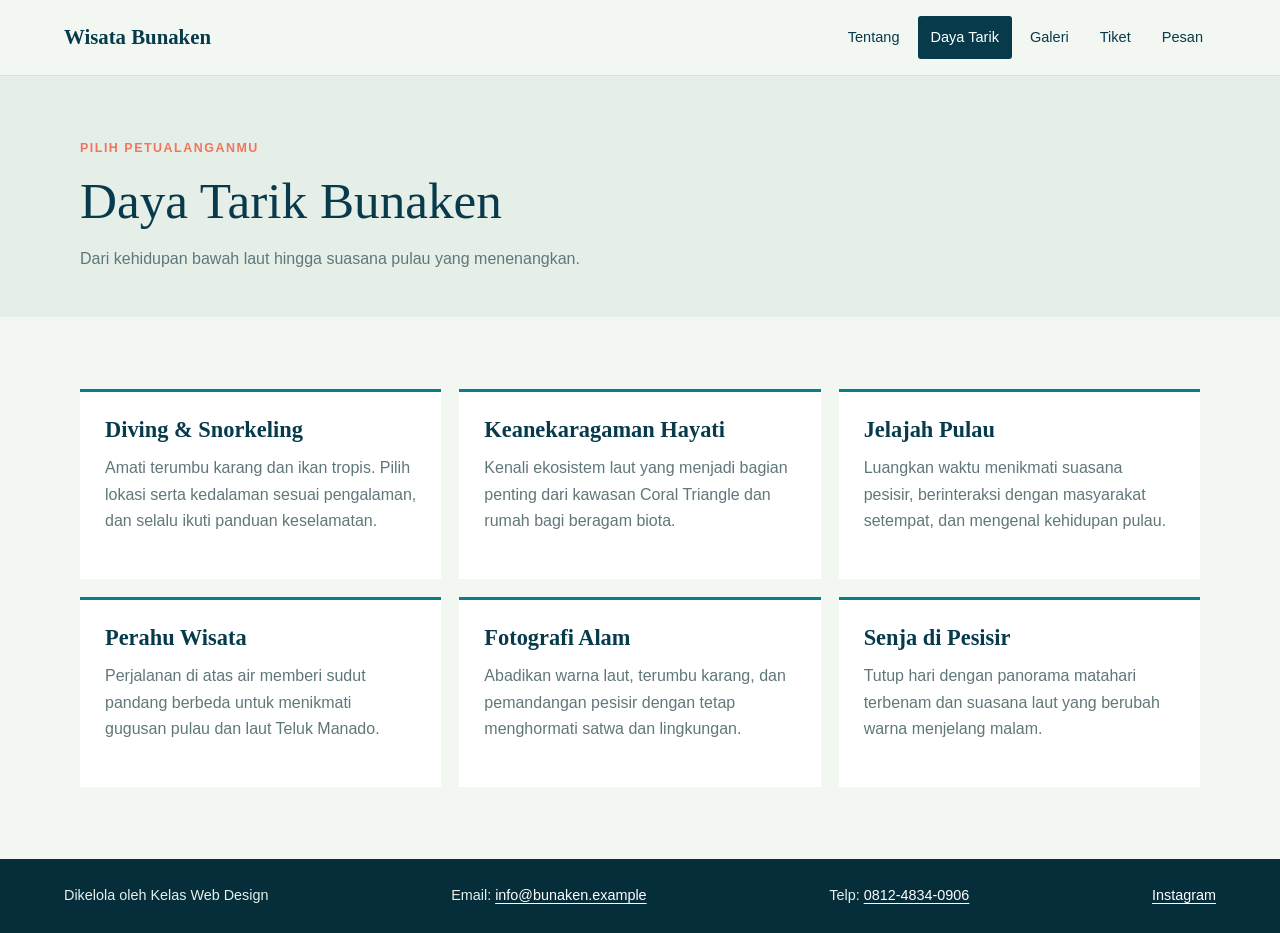
<file: daya-tarik.html>
<!doctype html>
<html lang="id">
  <head>
    <meta charset="UTF-8" />
    <meta name="viewport" content="width=device-width, initial-scale=1.0" />
    <meta name="description" content="Jelajahi kegiatan dan daya tarik wisata Bunaken." />
    <title>Daya Tarik | Wisata Bunaken</title>
    <link rel="stylesheet" href="style.css" />
  </head>
  <body>
    <header class="site-header">
      <a class="brand" href="index.html">Wisata Bunaken</a>
      <nav class="site-nav" aria-label="Navigasi utama"><ul>
        <li><a href="tentang.html">Tentang</a></li><li><a href="daya-tarik.html" aria-current="page">Daya Tarik</a></li><li><a href="galeri.html">Galeri</a></li><li><a href="tiket.html">Tiket</a></li><li><a href="pesan.html">Pesan</a></li>
      </ul></nav>
    </header>
    <main>
      <section class="page-heading"><div><p class="eyebrow">Pilih petualanganmu</p><h1>Daya Tarik Bunaken</h1><p>Dari kehidupan bawah laut hingga suasana pulau yang menenangkan.</p></div></section>
      <section class="page-content"><div class="grid">
        <article class="card"><h3>Diving &amp; Snorkeling</h3><p>Amati terumbu karang dan ikan tropis. Pilih lokasi serta kedalaman sesuai pengalaman, dan selalu ikuti panduan keselamatan.</p></article>
        <article class="card"><h3>Keanekaragaman Hayati</h3><p>Kenali ekosistem laut yang menjadi bagian penting dari kawasan Coral Triangle dan rumah bagi beragam biota.</p></article>
        <article class="card"><h3>Jelajah Pulau</h3><p>Luangkan waktu menikmati suasana pesisir, berinteraksi dengan masyarakat setempat, dan mengenal kehidupan pulau.</p></article>
        <article class="card"><h3>Perahu Wisata</h3><p>Perjalanan di atas air memberi sudut pandang berbeda untuk menikmati gugusan pulau dan laut Teluk Manado.</p></article>
        <article class="card"><h3>Fotografi Alam</h3><p>Abadikan warna laut, terumbu karang, dan pemandangan pesisir dengan tetap menghormati satwa dan lingkungan.</p></article>
        <article class="card"><h3>Senja di Pesisir</h3><p>Tutup hari dengan panorama matahari terbenam dan suasana laut yang berubah warna menjelang malam.</p></article>
      </div></section>
    </main>
    <footer class="site-footer"><p>Dikelola oleh Kelas Web Design</p><p>Email: <a href="mailto:info@bunaken.example">info@bunaken.example</a></p><p>Telp: <a href="tel:+6281248340906">0812-4834-0906</a></p><a href="https://instagram.com" target="_blank" rel="noopener">Instagram</a></footer>
  </body>
</html>
</file>
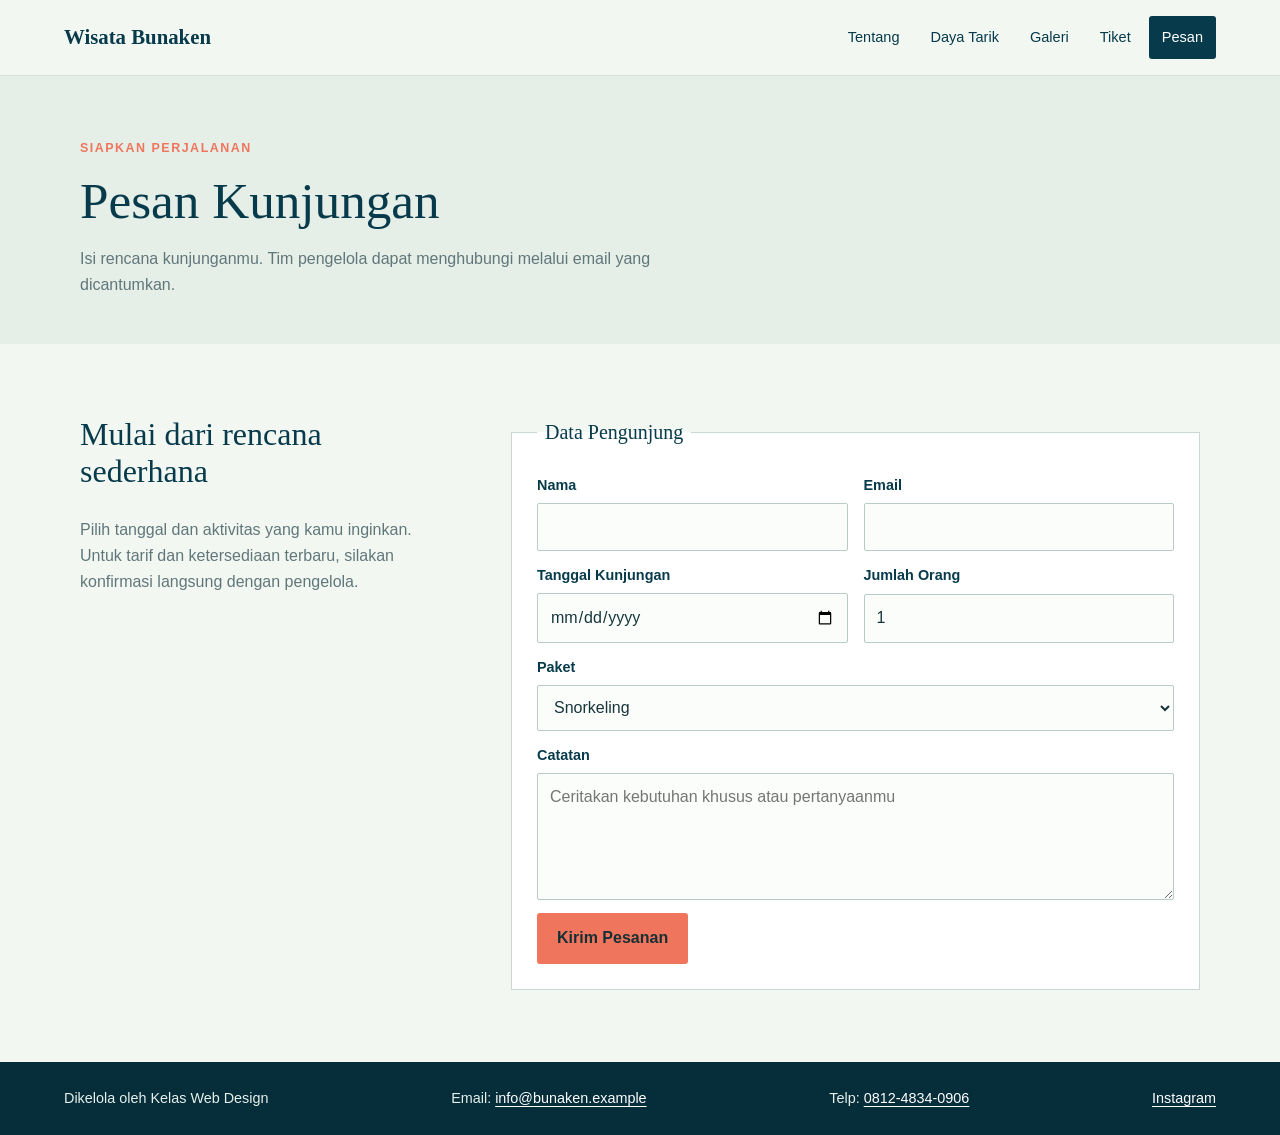
<file: pesan.html>
<!doctype html>
<html lang="id">
  <head>
    <meta charset="UTF-8" />
    <meta name="viewport" content="width=device-width, initial-scale=1.0" />
    <meta name="description" content="Rencanakan kunjungan ke Taman Nasional Bunaken." />
    <title>Pesan Kunjungan | Wisata Bunaken</title>
    <link rel="stylesheet" href="style.css" />
  </head>
  <body>
    <header class="site-header">
      <a class="brand" href="index.html">Wisata Bunaken</a>
      <nav class="site-nav" aria-label="Navigasi utama"><ul>
        <li><a href="tentang.html">Tentang</a></li><li><a href="daya-tarik.html">Daya Tarik</a></li><li><a href="galeri.html">Galeri</a></li><li><a href="tiket.html">Tiket</a></li><li><a href="pesan.html" aria-current="page">Pesan</a></li>
      </ul></nav>
    </header>
    <main>
      <section class="page-heading"><div><p class="eyebrow">Siapkan perjalanan</p><h1>Pesan Kunjungan</h1><p>Isi rencana kunjunganmu. Tim pengelola dapat menghubungi melalui email yang dicantumkan.</p></div></section>
      <section class="page-content form-layout">
        <div class="form-copy"><h2>Mulai dari rencana sederhana</h2><p>Pilih tanggal dan aktivitas yang kamu inginkan. Untuk tarif dan ketersediaan terbaru, silakan konfirmasi langsung dengan pengelola.</p></div>
        <form action="#" method="post">
          <fieldset>
            <legend>Data Pengunjung</legend>
            <div class="field"><label for="nama">Nama</label><input type="text" id="nama" name="nama" autocomplete="name" required /></div>
            <div class="field"><label for="email">Email</label><input type="email" id="email" name="email" autocomplete="email" required /></div>
            <div class="field"><label for="tgl">Tanggal Kunjungan</label><input type="date" id="tgl" name="tgl" /></div>
            <div class="field"><label for="jml">Jumlah Orang</label><input type="number" id="jml" name="jml" min="1" max="20" value="1" /></div>
            <div class="field field-wide"><label for="paket">Paket</label><select id="paket" name="paket"><option>Snorkeling</option><option>Diving</option><option>Island Tour</option></select></div>
            <div class="field field-wide"><label for="catatan">Catatan</label><textarea id="catatan" name="catatan" rows="4" placeholder="Ceritakan kebutuhan khusus atau pertanyaanmu"></textarea></div>
            <button type="submit">Kirim Pesanan</button>
          </fieldset>
        </form>
      </section>
    </main>
    <footer class="site-footer"><p>Dikelola oleh Kelas Web Design</p><p>Email: <a href="mailto:info@bunaken.example">info@bunaken.example</a></p><p>Telp: <a href="tel:+6281248340906">0812-4834-0906</a></p><a href="https://instagram.com" target="_blank" rel="noopener">Instagram</a></footer>
  </body>
</html>
</file>
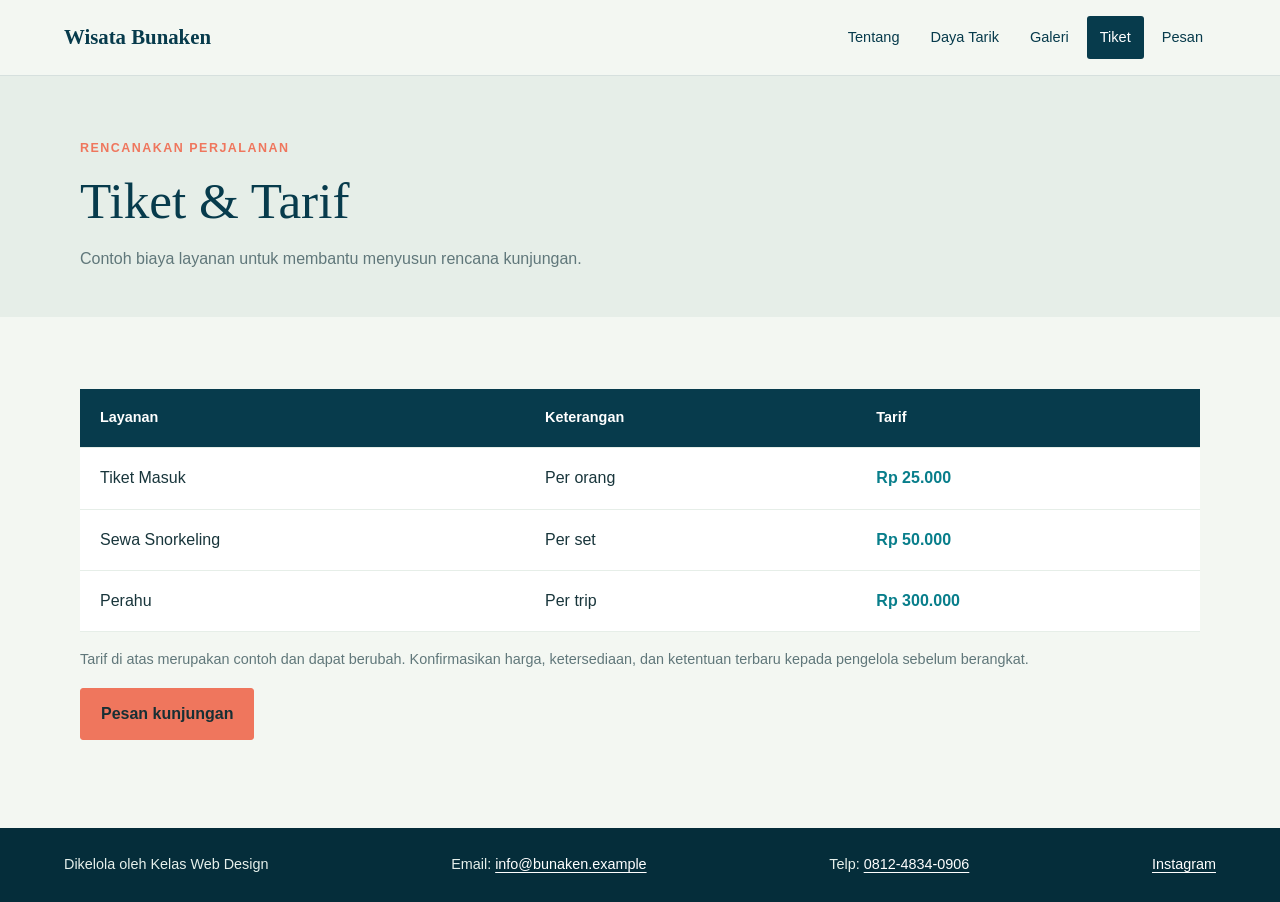
<file: tiket.html>
<!doctype html>
<html lang="id">
  <head>
    <meta charset="UTF-8" />
    <meta name="viewport" content="width=device-width, initial-scale=1.0" />
    <meta name="description" content="Informasi contoh harga tiket dan layanan wisata Bunaken." />
    <title>Tiket &amp; Tarif | Wisata Bunaken</title>
    <link rel="stylesheet" href="style.css" />
  </head>
  <body>
    <header class="site-header">
      <a class="brand" href="index.html">Wisata Bunaken</a>
      <nav class="site-nav" aria-label="Navigasi utama"><ul>
        <li><a href="tentang.html">Tentang</a></li><li><a href="daya-tarik.html">Daya Tarik</a></li><li><a href="galeri.html">Galeri</a></li><li><a href="tiket.html" aria-current="page">Tiket</a></li><li><a href="pesan.html">Pesan</a></li>
      </ul></nav>
    </header>
    <main>
      <section class="page-heading"><div><p class="eyebrow">Rencanakan perjalanan</p><h1>Tiket &amp; Tarif</h1><p>Contoh biaya layanan untuk membantu menyusun rencana kunjungan.</p></div></section>
      <section class="page-content">
        <div class="table-wrap"><table>
          <thead><tr><th scope="col">Layanan</th><th scope="col">Keterangan</th><th scope="col">Tarif</th></tr></thead>
          <tbody><tr><td>Tiket Masuk</td><td>Per orang</td><td>Rp 25.000</td></tr><tr><td>Sewa Snorkeling</td><td>Per set</td><td>Rp 50.000</td></tr><tr><td>Perahu</td><td>Per trip</td><td>Rp 300.000</td></tr></tbody>
        </table></div>
        <p class="note">Tarif di atas merupakan contoh dan dapat berubah. Konfirmasikan harga, ketersediaan, dan ketentuan terbaru kepada pengelola sebelum berangkat.</p>
        <p><a class="btn" href="pesan.html">Pesan kunjungan</a></p>
      </section>
    </main>
    <footer class="site-footer"><p>Dikelola oleh Kelas Web Design</p><p>Email: <a href="mailto:info@bunaken.example">info@bunaken.example</a></p><p>Telp: <a href="tel:+6281248340906">0812-4834-0906</a></p><a href="https://instagram.com" target="_blank" rel="noopener">Instagram</a></footer>
  </body>
</html>
</file>
<file: style.css>
:root {
    color-scheme: light;
    --ocean: #073b4c;
    --deep-ocean: #052d3a;
    --lagoon: #087e8b;
    --foam: #f3f7f2;
    --sand: #e6eee8;
    --coral: #ef765d;
    --ink: #18353b;
    --muted: #60777a;
    --serif: Georgia, "Times New Roman", serif;
    --sans: "Trebuchet MS", "Segoe UI", sans-serif;
}

* { box-sizing: border-box; }

html { scroll-behavior: smooth; }

body {
    margin: 0;
    background: var(--foam);
    color: var(--ink);
    font-family: var(--sans);
    line-height: 1.65;
}

img { display: block; max-width: 100%; }
a { color: inherit; }

.site-header {
    position: sticky;
    z-index: 10;
    top: 0;
    display: flex;
    min-height: 76px;
    align-items: center;
    justify-content: space-between;
    gap: 24px;
    padding: 12px max(5vw, 24px);
    border-bottom: 1px solid rgba(7, 59, 76, .12);
    background: rgba(243, 247, 242, .96);
    backdrop-filter: blur(12px);
}

.brand {
    color: var(--ocean);
    font-family: var(--serif);
    font-size: 1.3rem;
    font-weight: 700;
    text-decoration: none;
    white-space: nowrap;
}

.site-nav ul {
    display: flex;
    flex-wrap: wrap;
    justify-content: flex-end;
    gap: 5px;
    margin: 0;
    padding: 0;
    list-style: none;
}

.site-nav a {
    display: block;
    padding: 9px 13px;
    border-radius: 3px;
    color: var(--ocean);
    font-size: .91rem;
    text-decoration: none;
    transition: background-color .2s ease, color .2s ease;
}

.site-nav a:hover,
.site-nav a[aria-current="page"] {
    background: var(--ocean);
    color: white;
}

.sampul {
    position: relative;
    display: grid;
    min-height: min(690px, 78vh);
    align-items: end;
    overflow: hidden;
    background: var(--ocean);
    color: white;
}

.sampul > img {
    position: absolute;
    width: 100%;
    height: 100%;
    object-fit: cover;
    object-position: center 55%;
}

.hero-teks {
    position: relative;
    width: min(100% - 48px, 1120px);
    margin: 0 auto;
    padding: 90px 0 76px;
    text-shadow: 0 2px 18px rgba(0, 25, 34, .65);
}

.eyebrow {
    margin: 0 0 12px;
    color: var(--coral);
    font-size: .78rem;
    font-weight: 700;
    letter-spacing: .12em;
    text-transform: uppercase;
}

h1, h2, h3 { line-height: 1.16; }
h1, h2 { font-family: var(--serif); }

.hero-teks h1 {
    max-width: 760px;
    margin: 0;
    font-size: clamp(2.8rem, 7vw, 5.8rem);
    font-weight: 500;
}

.hero-teks p:not(.eyebrow) {
    max-width: 570px;
    margin: 18px 0 28px;
    font-size: 1.15rem;
}

.btn {
    display: inline-block;
    padding: 12px 20px;
    border: 1px solid var(--coral);
    border-radius: 3px;
    background: var(--coral);
    color: #172f34;
    font-weight: 700;
    text-decoration: none;
    text-shadow: none;
    transition: background-color .2s ease, transform .2s ease;
}

.btn:hover { transform: translateY(-2px); background: #ff9277; }

main { min-height: 55vh; }
.content-section, .page-content {
    width: min(100% - 48px, 1120px);
    margin: 0 auto;
    padding: 72px 0;
}

.intro-section {
    display: grid;
    grid-template-columns: minmax(0, 1fr) minmax(240px, .7fr);
    align-items: center;
    gap: 64px;
}

.intro-section h2, .page-heading h1 {
    margin: 0 0 18px;
    color: var(--ocean);
    font-size: clamp(2.1rem, 4vw, 3.5rem);
    font-weight: 500;
}

.intro-section p { max-width: 660px; color: var(--muted); }
.intro-note { padding-left: 24px; border-left: 3px solid var(--coral); color: var(--ocean); }
.page-heading { padding: 62px 24px 45px; background: var(--sand); }
.page-heading > div { width: min(100%, 1120px); margin: auto; }
.page-heading p:last-child { max-width: 640px; margin-bottom: 0; color: var(--muted); }
.page-heading h1 { margin-bottom: 10px; }

.section-topline {
    display: flex;
    align-items: end;
    justify-content: space-between;
    gap: 20px;
    margin-bottom: 25px;
}

.section-topline h2 { margin: 0; color: var(--ocean); font-size: 2.2rem; font-weight: 500; }
.text-link { color: var(--lagoon); font-weight: 700; text-decoration-thickness: 1px; text-underline-offset: 4px; }
.grid { display: grid; grid-template-columns: repeat(3, minmax(0, 1fr)); gap: 18px; }
.card { min-height: 190px; padding: 25px; border-top: 3px solid var(--lagoon); background: white; }
.card h3 { margin: 0 0 12px; color: var(--ocean); font-family: var(--serif); font-size: 1.4rem; }
.card p { margin: 0; color: var(--muted); }

.galeri { grid-template-columns: repeat(4, minmax(0, 1fr)); gap: 14px; }
.galeri figure { position: relative; min-height: 210px; margin: 0; overflow: hidden; background: var(--ocean); }
.galeri figure.utama { grid-column: span 2; grid-row: span 2; min-height: 434px; }
.galeri img { width: 100%; height: 100%; min-height: inherit; object-fit: cover; transition: transform .4s ease; }
.galeri figure:hover img { transform: scale(1.04); }
.galeri figcaption { position: absolute; right: 0; bottom: 0; left: 0; padding: 28px 15px 13px; background: linear-gradient(transparent, rgba(4, 35, 42, .8)); color: white; }

.about-layout { display: grid; grid-template-columns: 1fr 1fr; gap: 42px; align-items: center; }
.about-layout img { width: 100%; max-height: 430px; object-fit: cover; }
.about-layout h2 { margin-top: 0; color: var(--ocean); font-size: 2rem; font-weight: 500; }
.about-layout p { color: var(--muted); }

.table-wrap { overflow-x: auto; }
table { width: 100%; border-collapse: collapse; background: white; text-align: left; }
th, td { padding: 17px 20px; border-bottom: 1px solid var(--sand); }
th { background: var(--ocean); color: white; font-size: .9rem; }
td:last-child { color: var(--lagoon); font-weight: 700; white-space: nowrap; }
.note { margin-top: 16px; color: var(--muted); font-size: .9rem; }

.form-layout { display: grid; grid-template-columns: .7fr 1.3fr; gap: 60px; align-items: start; }
.form-copy h2 { margin-top: 0; color: var(--ocean); font-size: 2rem; font-weight: 500; }
.form-copy p { color: var(--muted); }
fieldset { display: grid; grid-template-columns: 1fr 1fr; gap: 13px 16px; margin: 0; padding: 25px; border: 1px solid #c8d8d4; background: white; }
legend { padding: 0 8px; color: var(--ocean); font-family: var(--serif); font-size: 1.25rem; }
label { color: var(--ocean); font-size: .9rem; font-weight: 700; }
input, select, textarea { width: 100%; min-height: 46px; padding: 10px 12px; border: 1px solid #b8cbc7; border-radius: 2px; background: #fbfdfb; color: var(--ink); font: inherit; }
textarea { min-height: 100px; resize: vertical; }
.field { display: grid; gap: 5px; }
.field-wide { grid-column: 1 / -1; }
button { grid-column: 1 / -1; justify-self: start; padding: 12px 20px; border: 0; border-radius: 3px; background: var(--coral); color: #172f34; font: inherit; font-weight: 700; cursor: pointer; }
button:hover { background: #ff9277; }

.site-footer { display: flex; flex-wrap: wrap; align-items: center; justify-content: space-between; gap: 10px 24px; padding: 25px max(5vw, 24px); background: var(--deep-ocean); color: #e6f0eb; font-size: .9rem; }
.site-footer p { margin: 0; }
.site-footer a { color: white; text-underline-offset: 3px; }

@media (max-width: 760px) {
    .site-header { position: static; align-items: flex-start; flex-direction: column; gap: 8px; padding: 14px 20px; }
    .site-nav { width: 100%; }
    .site-nav ul { justify-content: flex-start; gap: 2px; }
    .site-nav a { padding: 7px 9px; font-size: .84rem; }
    .sampul { min-height: 580px; }
    .hero-teks { width: min(100% - 40px, 1120px); padding: 70px 0 56px; }
    .content-section, .page-content { width: min(100% - 40px, 1120px); padding: 52px 0; }
    .intro-section, .about-layout, .form-layout { grid-template-columns: 1fr; gap: 28px; }
    .grid { grid-template-columns: 1fr 1fr; }
    .galeri { grid-template-columns: 1fr 1fr; }
    .galeri figure.utama { min-height: 320px; }
    .galeri figure { min-height: 160px; }
    .page-heading { padding: 44px 20px 34px; }
    .site-footer { align-items: flex-start; flex-direction: column; }
}

@media (max-width: 460px) {
    .grid { grid-template-columns: 1fr; }
    .section-topline { align-items: flex-start; flex-direction: column; }
    .galeri figure.utama { grid-column: span 2; }
    fieldset { grid-template-columns: 1fr; padding: 18px; }
    .field-wide, button { grid-column: auto; }
    th, td { padding: 13px 12px; }
}
</file>
